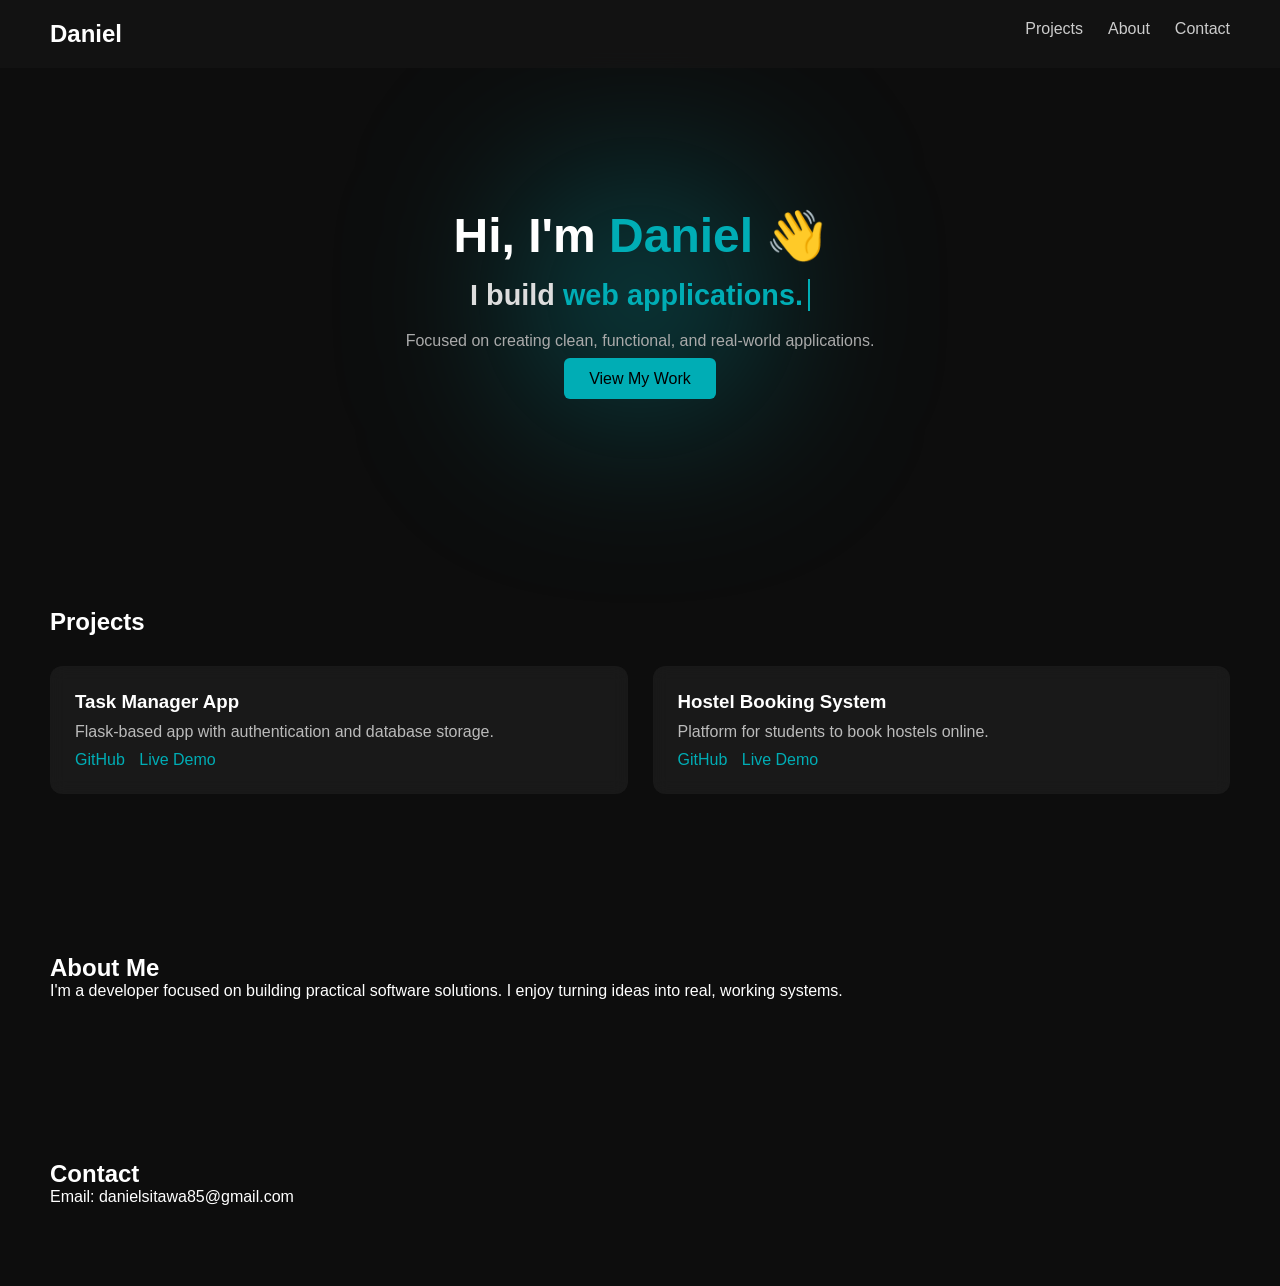
<file: index.html>
<!DOCTYPE html>
<html lang="en">
<head>
    <meta charset="UTF-8">
    <meta name="viewport" content="width=device-width, initial-scale=1.0">
    <title>Daniel Sitawa</title>
    <link rel="stylesheet" href="style.css">
</head>
<body>

    <!-- NAV -->
    <nav>
        <h2>Daniel</h2>
        <ul>
            <li><a href="#projects">Projects</a></li>
            <li><a href="#about">About</a></li>
            <li><a href="#contact">Contact</a></li>
        </ul>
    </nav>

    <!-- HERO -->
    <section class="hero">
        <h1>Hi, I'm <span class="name">Daniel</span> 👋</h1>

        <h2>
            I build 
            <span id="typing"></span>
        </h2>

        <p>Focused on creating clean, functional, and real-world applications.</p>

        <a href="#projects" class="btn">View My Work</a>
    </section>

    <!-- PROJECTS -->
    <section id="projects" class="projects">
        <h2 class="fade-in">Projects</h2>

        <div class="projects-grid">

            <div class="project-card fade-in">
                <h3>Task Manager App</h3>
                <p>Flask-based app with authentication and database storage.</p>
                <div class="links">
                    <a href="#">GitHub</a>
                    <a href="#">Live Demo</a>
                </div>
            </div>

            <div class="project-card fade-in">
                <h3>Hostel Booking System</h3>
                <p>Platform for students to book hostels online.</p>
                <div class="links">
                    <a href="#">GitHub</a>
                    <a href="#">Live Demo</a>
                </div>
            </div>

        </div>
    </section>

    <!-- ABOUT -->
    <section id="about" class="about fade-in">
        <h2>About Me</h2>
        <p>
            I'm a developer focused on building practical software solutions.
            I enjoy turning ideas into real, working systems.
        </p>
    </section>

    <!-- CONTACT -->
    <section id="contact" class="contact fade-in">
        <h2>Contact</h2>
        <p>Email: danielsitawa85@gmail.com</p>
    </section>

    <script src="script.js"></script>
</body>
</html>
</file>
<file: style.css>
/* RESET */
* {
    margin: 0;
    padding: 0;
    box-sizing: border-box;
}

html {
    scroll-behavior: smooth;
}

body {
    font-family: 'Segoe UI', sans-serif;
    background: #0d0d0d;
    color: #fff;
}

/* NAV */
nav {
    display: flex;
    justify-content: space-between;
    padding: 20px 50px;
    background: rgba(20, 20, 20, 0.8);
    backdrop-filter: blur(10px);
    position: sticky;
    top: 0;
}

nav ul {
    display: flex;
    gap: 25px;
    list-style: none;
}

nav a {
    color: #ccc;
    text-decoration: none;
    transition: 0.3s;
}

nav a:hover {
    color: #00adb5;
}

/* HERO */
.hero {
    text-align: center;
    padding: 120px 20px;
}

.hero h1 {
    font-size: 3rem;
}

.hero p {
    margin: 20px 0;
    color: #aaa;
}

.btn {
    padding: 12px 25px;
    background: #00adb5;
    color: #000;
    border-radius: 6px;
    text-decoration: none;
    transition: 0.3s;
}

.btn:hover {
    background: #00cfd6;
}

/* HERO UPGRADE */
.hero {
    text-align: center;
    padding: 140px 20px;
    position: relative;
}

.name {
    color: #00adb5;
}

.hero h2 {
    font-size: 1.8rem;
    margin-top: 15px;
    color: #ddd;
}

/* TYPING TEXT */
#typing {
    color: #00adb5;
    border-right: 2px solid #00adb5;
    padding-right: 5px;
}

/* BACKGROUND GLOW */
.hero::before {
    content: "";
    position: absolute;
    top: 50%;
    left: 50%;
    width: 300px;
    height: 300px;
    background: radial-gradient(circle, rgba(0,173,181,0.4), transparent);
    transform: translate(-50%, -50%);
    z-index: -1;
    filter: blur(80px);
}

/* PROJECTS */
.projects {
    padding: 80px 50px;
}

.projects-grid {
    display: grid;
    grid-template-columns: repeat(auto-fit, minmax(250px, 1fr));
    gap: 25px;
    margin-top: 30px;
}

.project-card {
    background: rgba(255, 255, 255, 0.05);
    padding: 25px;
    border-radius: 12px;
    backdrop-filter: blur(8px);
    transition: 0.3s;
}

.project-card:hover {
    transform: translateY(-8px);
    box-shadow: 0 0 20px rgba(0, 173, 181, 0.3);
}

.project-card p {
    color: #bbb;
    margin: 10px 0;
}

.links {
    margin-top: 10px;
}

.links a {
    margin-right: 10px;
    color: #00adb5;
    text-decoration: none;
}

/* ABOUT & CONTACT */
.about, .contact {
    padding: 80px 50px;
}

/* ANIMATION */
.fade-in {
    opacity: 0;
    transform: translateY(30px);
    transition: all 0.8s ease;
}

.fade-in.show {
    opacity: 1;
    transform: translateY(0);
}

/* RESPONSIVE */
@media(max-width: 768px) {
    nav {
        flex-direction: column;
        gap: 10px;
        text-align: center;
    }

    .hero h1 {
        font-size: 2rem;
    }
}
</file>
